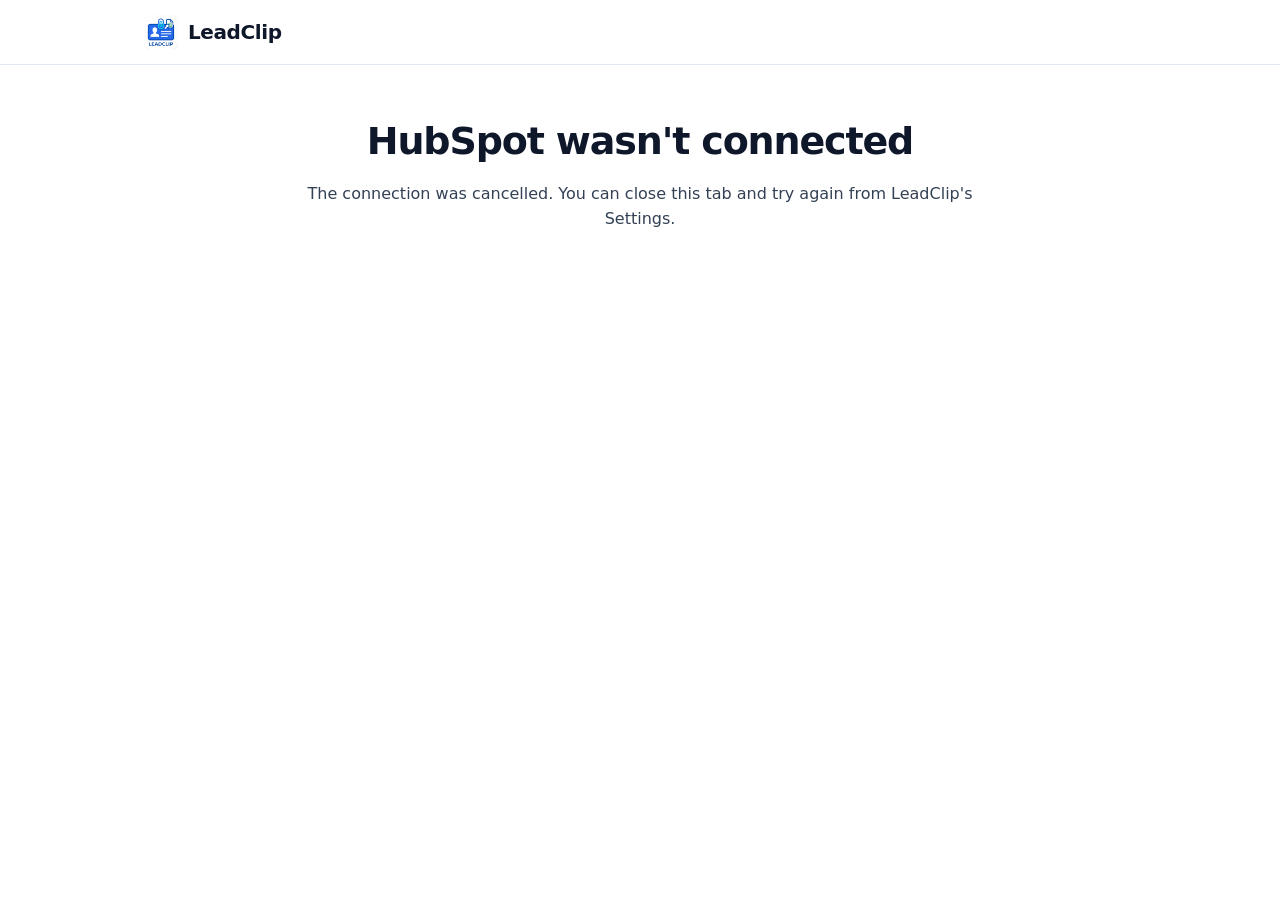
<file: hubspot-connected.html>
<!DOCTYPE html>
<html lang="en">
<head>
  <meta charset="utf-8" />
  <meta name="viewport" content="width=device-width, initial-scale=1" />
  <meta name="robots" content="noindex" />
  <meta name="referrer" content="no-referrer" />
  <title>Connecting HubSpot – LeadClip</title>
  <link rel="icon" href="/assets/favicon.png" />
  <link rel="stylesheet" href="/assets/style.css" />
</head>
<body>
  <header class="nav">
    <div class="wrap">
      <a class="brand" href="/"><img src="/assets/logo.png" alt="" />LeadClip</a>
    </div>
  </header>

  <main class="legal" style="text-align:center">
    <h1 id="title">Connecting HubSpot…</h1>
    <p id="msg">One moment while LeadClip finishes connecting.</p>
  </main>

  <script>
    (function () {
      var EXTENSION_ID = "dcmobmfcanclieokkkffndnefjagmhem";
      var q = new URLSearchParams(location.search);
      var code = q.get("code"), state = q.get("state"), error = q.get("error");
      // Take the one-time code out of the address bar straight away
      history.replaceState(null, "", "/hubspot-connected");

      function show(title, msg) {
        document.getElementById("title").textContent = title;
        document.getElementById("msg").textContent = msg;
      }

      if (error || !code) {
        show("HubSpot wasn't connected", (q.get("error_description") || "The connection was cancelled.") + " You can close this tab and try again from LeadClip's Settings.");
        return;
      }
      if (!window.chrome || !chrome.runtime || !chrome.runtime.sendMessage) {
        show("Open this in Chrome", "Please connect HubSpot from LeadClip's Settings in Chrome, with the LeadClip extension installed.");
        return;
      }
      try {
        chrome.runtime.sendMessage(EXTENSION_ID, { type: "HUBSPOT_CODE", code: code, state: state }, function (res) {
          if (chrome.runtime.lastError || !res) {
            show("Couldn't reach LeadClip", "Make sure the LeadClip extension is installed and switched on, then click Connect HubSpot in its Settings again.");
          } else if (res.ok) {
            show("HubSpot connected ✓", "New clips will go to HubSpot. You can close this tab.");
          } else {
            show("HubSpot wasn't connected", (res.error || "Something went wrong.") + " Please try again from LeadClip's Settings.");
          }
        });
      } catch (e) {
        show("Couldn't reach LeadClip", "Make sure the LeadClip extension is installed and switched on, then try again.");
      }
    })();
  </script>
</body>
</html>
</file>
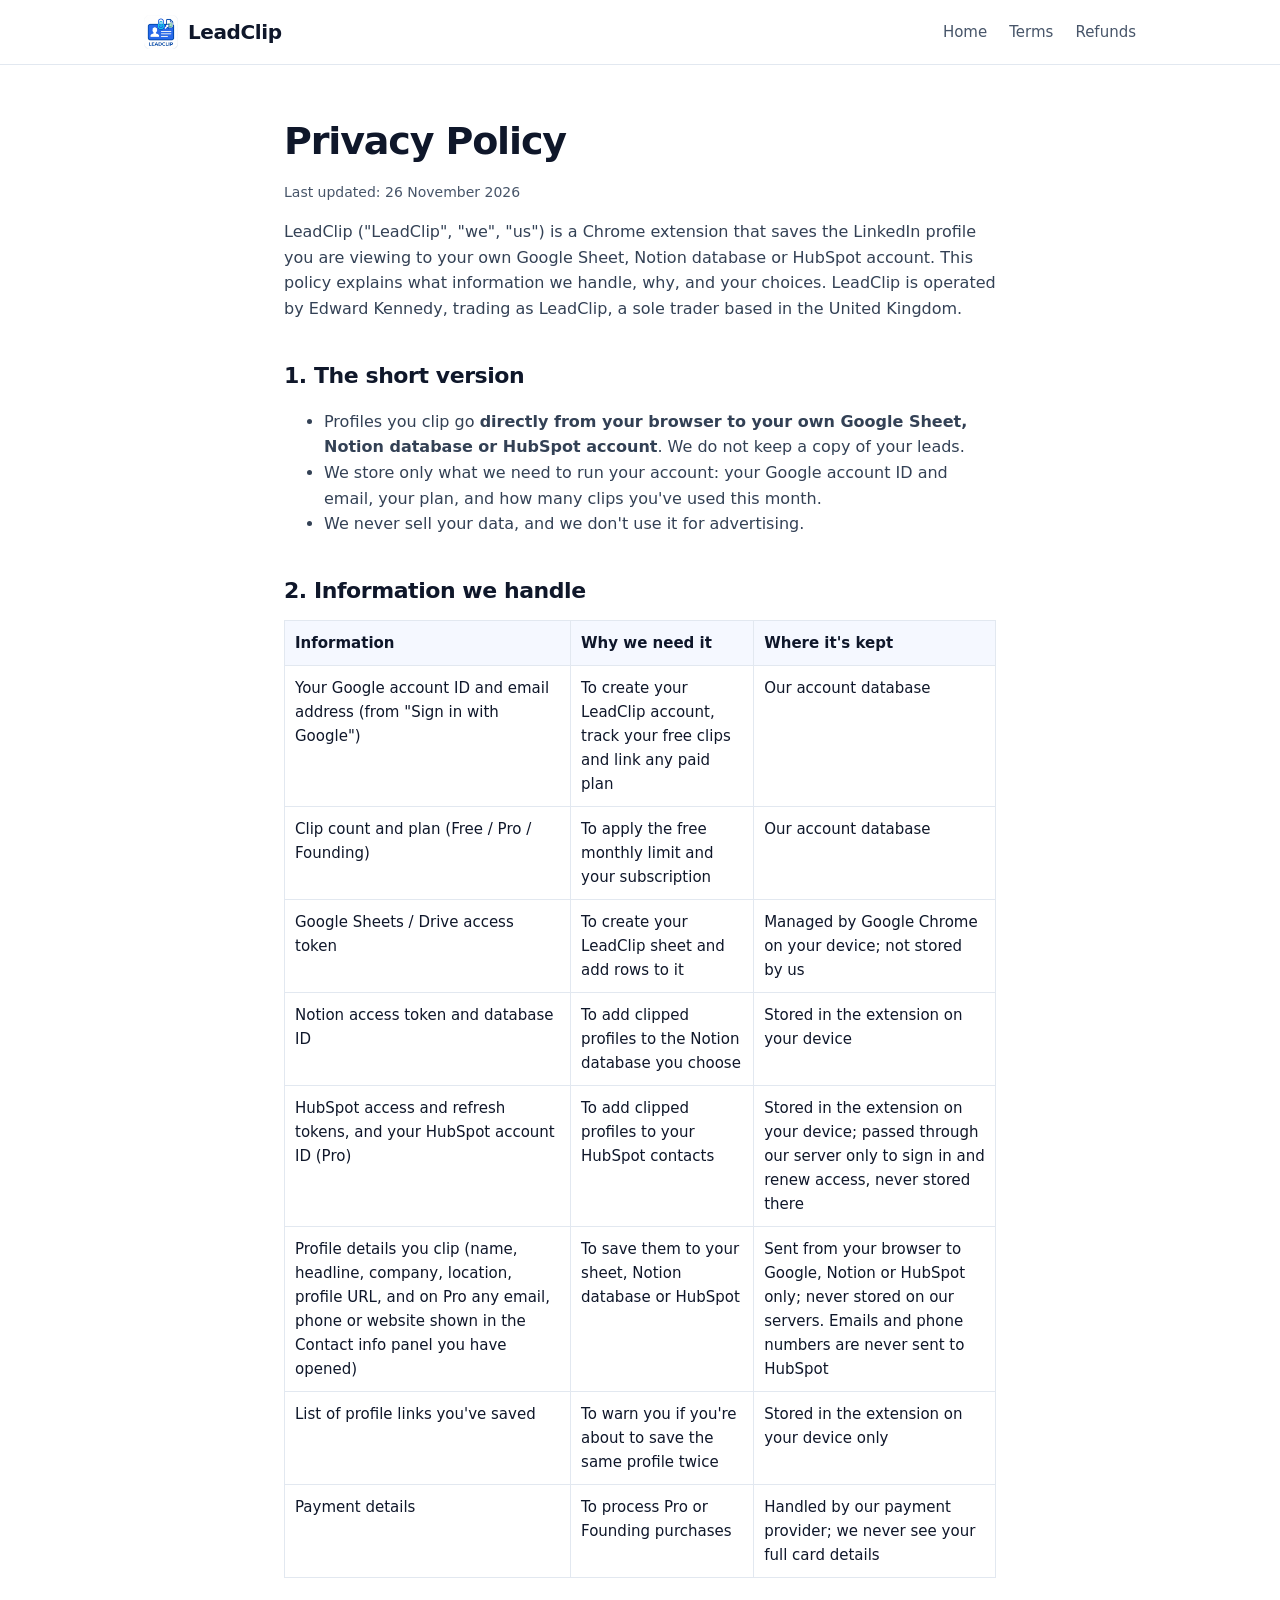
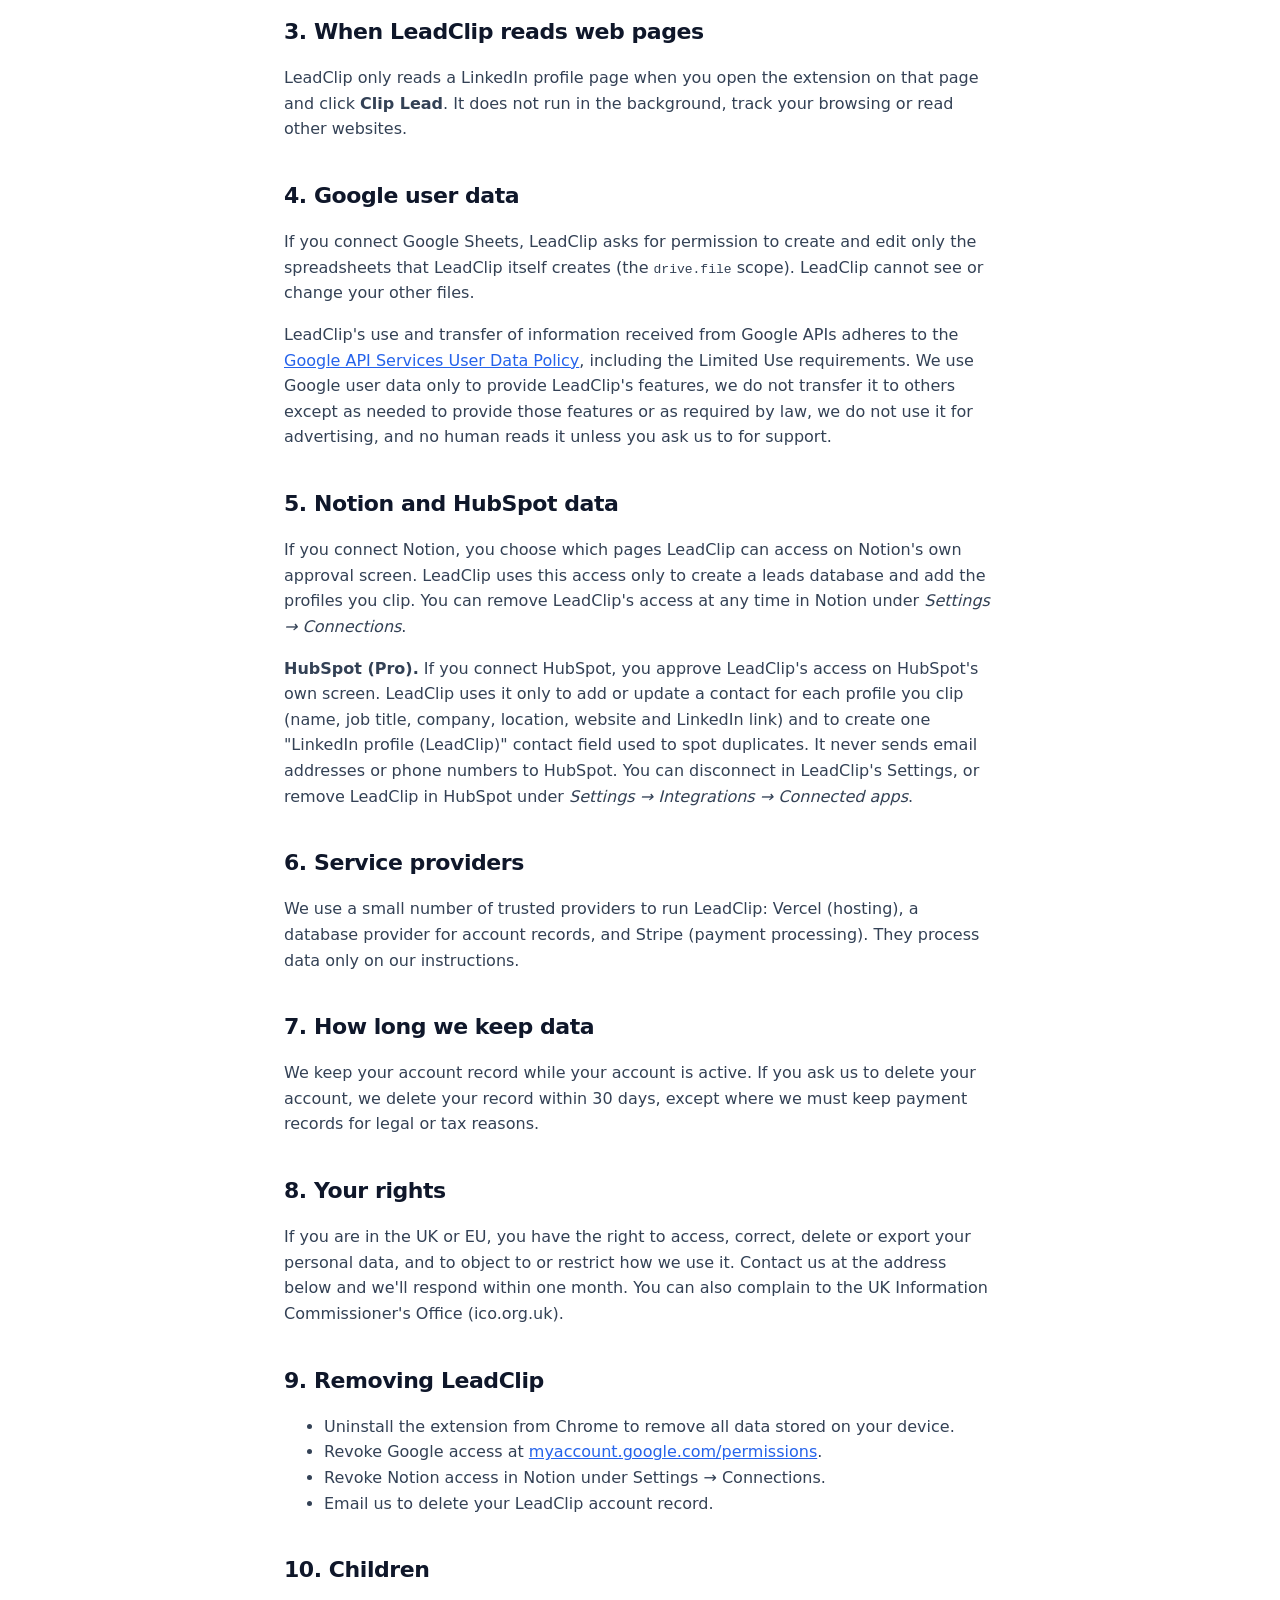
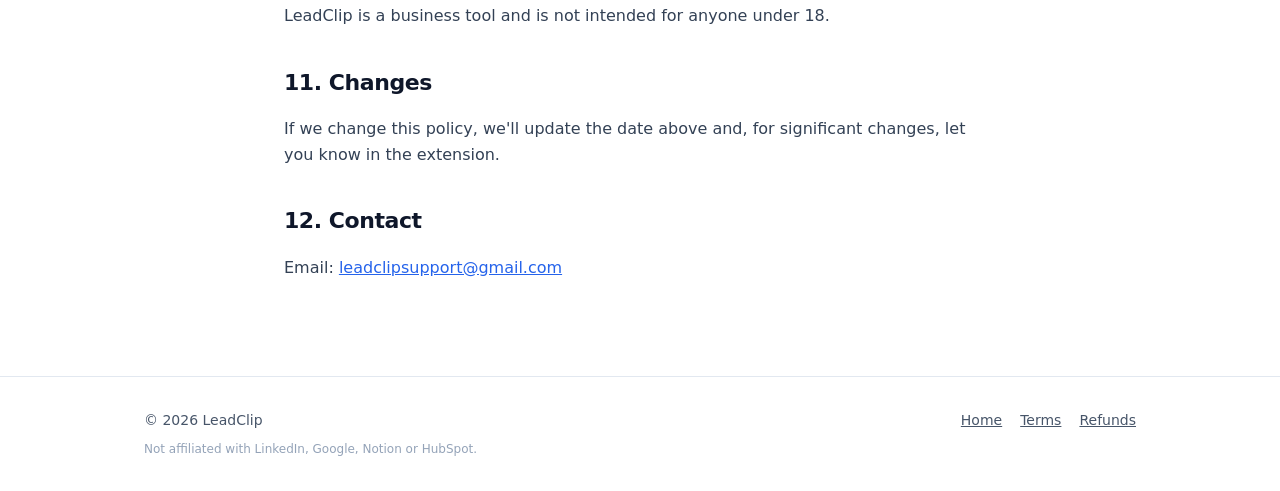
<file: privacy.html>
<!DOCTYPE html>
<html lang="en">
<head>
  <meta charset="utf-8" />
  <meta name="viewport" content="width=device-width, initial-scale=1" />
  <title>Privacy Policy – LeadClip</title>
  <link rel="icon" href="/assets/favicon.png" />
  <link rel="stylesheet" href="/assets/style.css" />
</head>
<body>
  <header class="nav">
    <div class="wrap">
      <a class="brand" href="/"><img src="/assets/logo.png" alt="" />LeadClip</a>
      <nav class="nav-links"><a href="/">Home</a><a href="/terms">Terms</a><a href="/refunds">Refunds</a></nav>
    </div>
  </header>

  <main class="legal">
    <h1>Privacy Policy</h1>
    <p class="updated">Last updated: 26 November 2026</p>

    <p>LeadClip ("LeadClip", "we", "us") is a Chrome extension that saves the LinkedIn profile you are viewing to your own Google Sheet, Notion database or HubSpot account. This policy explains what information we handle, why, and your choices. LeadClip is operated by Edward Kennedy, trading as LeadClip, a sole trader based in the United Kingdom.</p>

    <h2>1. The short version</h2>
    <ul>
      <li>Profiles you clip go <strong>directly from your browser to your own Google Sheet, Notion database or HubSpot account</strong>. We do not keep a copy of your leads.</li>
      <li>We store only what we need to run your account: your Google account ID and email, your plan, and how many clips you've used this month.</li>
      <li>We never sell your data, and we don't use it for advertising.</li>
    </ul>

    <h2>2. Information we handle</h2>
    <table>
      <tr><th>Information</th><th>Why we need it</th><th>Where it's kept</th></tr>
      <tr><td>Your Google account ID and email address (from "Sign in with Google")</td><td>To create your LeadClip account, track your free clips and link any paid plan</td><td>Our account database</td></tr>
      <tr><td>Clip count and plan (Free / Pro / Founding)</td><td>To apply the free monthly limit and your subscription</td><td>Our account database</td></tr>
      <tr><td>Google Sheets / Drive access token</td><td>To create your LeadClip sheet and add rows to it</td><td>Managed by Google Chrome on your device; not stored by us</td></tr>
      <tr><td>Notion access token and database ID</td><td>To add clipped profiles to the Notion database you choose</td><td>Stored in the extension on your device</td></tr>
      <tr><td>HubSpot access and refresh tokens, and your HubSpot account ID (Pro)</td><td>To add clipped profiles to your HubSpot contacts</td><td>Stored in the extension on your device; passed through our server only to sign in and renew access, never stored there</td></tr>
      <tr><td>Profile details you clip (name, headline, company, location, profile URL, and on Pro any email, phone or website shown in the Contact info panel you have opened)</td><td>To save them to your sheet, Notion database or HubSpot</td><td>Sent from your browser to Google, Notion or HubSpot only; never stored on our servers. Emails and phone numbers are never sent to HubSpot</td></tr>
      <tr><td>List of profile links you've saved</td><td>To warn you if you're about to save the same profile twice</td><td>Stored in the extension on your device only</td></tr>
      <tr><td>Payment details</td><td>To process Pro or Founding purchases</td><td>Handled by our payment provider; we never see your full card details</td></tr>
    </table>

    <h2>3. When LeadClip reads web pages</h2>
    <p>LeadClip only reads a LinkedIn profile page when you open the extension on that page and click <strong>Clip Lead</strong>. It does not run in the background, track your browsing or read other websites.</p>

    <h2>4. Google user data</h2>
    <p>If you connect Google Sheets, LeadClip asks for permission to create and edit only the spreadsheets that LeadClip itself creates (the <code>drive.file</code> scope). LeadClip cannot see or change your other files.</p>
    <p>LeadClip's use and transfer of information received from Google APIs adheres to the <a href="https://developers.google.com/terms/api-services-user-data-policy" target="_blank" rel="noopener">Google API Services User Data Policy</a>, including the Limited Use requirements. We use Google user data only to provide LeadClip's features, we do not transfer it to others except as needed to provide those features or as required by law, we do not use it for advertising, and no human reads it unless you ask us to for support.</p>

    <h2>5. Notion and HubSpot data</h2>
    <p>If you connect Notion, you choose which pages LeadClip can access on Notion's own approval screen. LeadClip uses this access only to create a leads database and add the profiles you clip. You can remove LeadClip's access at any time in Notion under <em>Settings → Connections</em>.</p>
    <p><strong>HubSpot (Pro).</strong> If you connect HubSpot, you approve LeadClip's access on HubSpot's own screen. LeadClip uses it only to add or update a contact for each profile you clip (name, job title, company, location, website and LinkedIn link) and to create one "LinkedIn profile (LeadClip)" contact field used to spot duplicates. It never sends email addresses or phone numbers to HubSpot. You can disconnect in LeadClip's Settings, or remove LeadClip in HubSpot under <em>Settings → Integrations → Connected apps</em>.</p>

    <h2>6. Service providers</h2>
    <p>We use a small number of trusted providers to run LeadClip: Vercel (hosting), a database provider for account records, and Stripe (payment processing). They process data only on our instructions.</p>

    <h2>7. How long we keep data</h2>
    <p>We keep your account record while your account is active. If you ask us to delete your account, we delete your record within 30 days, except where we must keep payment records for legal or tax reasons.</p>

    <h2>8. Your rights</h2>
    <p>If you are in the UK or EU, you have the right to access, correct, delete or export your personal data, and to object to or restrict how we use it. Contact us at the address below and we'll respond within one month. You can also complain to the UK Information Commissioner's Office (ico.org.uk).</p>

    <h2>9. Removing LeadClip</h2>
    <ul>
      <li>Uninstall the extension from Chrome to remove all data stored on your device.</li>
      <li>Revoke Google access at <a href="https://myaccount.google.com/permissions" target="_blank" rel="noopener">myaccount.google.com/permissions</a>.</li>
      <li>Revoke Notion access in Notion under Settings → Connections.</li>
      <li>Email us to delete your LeadClip account record.</li>
    </ul>

    <h2>10. Children</h2>
    <p>LeadClip is a business tool and is not intended for anyone under 18.</p>

    <h2>11. Changes</h2>
    <p>If we change this policy, we'll update the date above and, for significant changes, let you know in the extension.</p>

    <h2>12. Contact</h2>
    <p>Email: <a href="mailto:leadclipsupport@gmail.com">leadclipsupport@gmail.com</a></p>
  </main>

  <footer>
    <div class="wrap">
      <div>© 2026 LeadClip<div class="disclaimer">Not affiliated with LinkedIn, Google, Notion or HubSpot.</div></div>
      <div><a href="/">Home</a><a href="/terms">Terms</a><a href="/refunds">Refunds</a></div>
    </div>
  </footer>
</body>
</html>
</file>
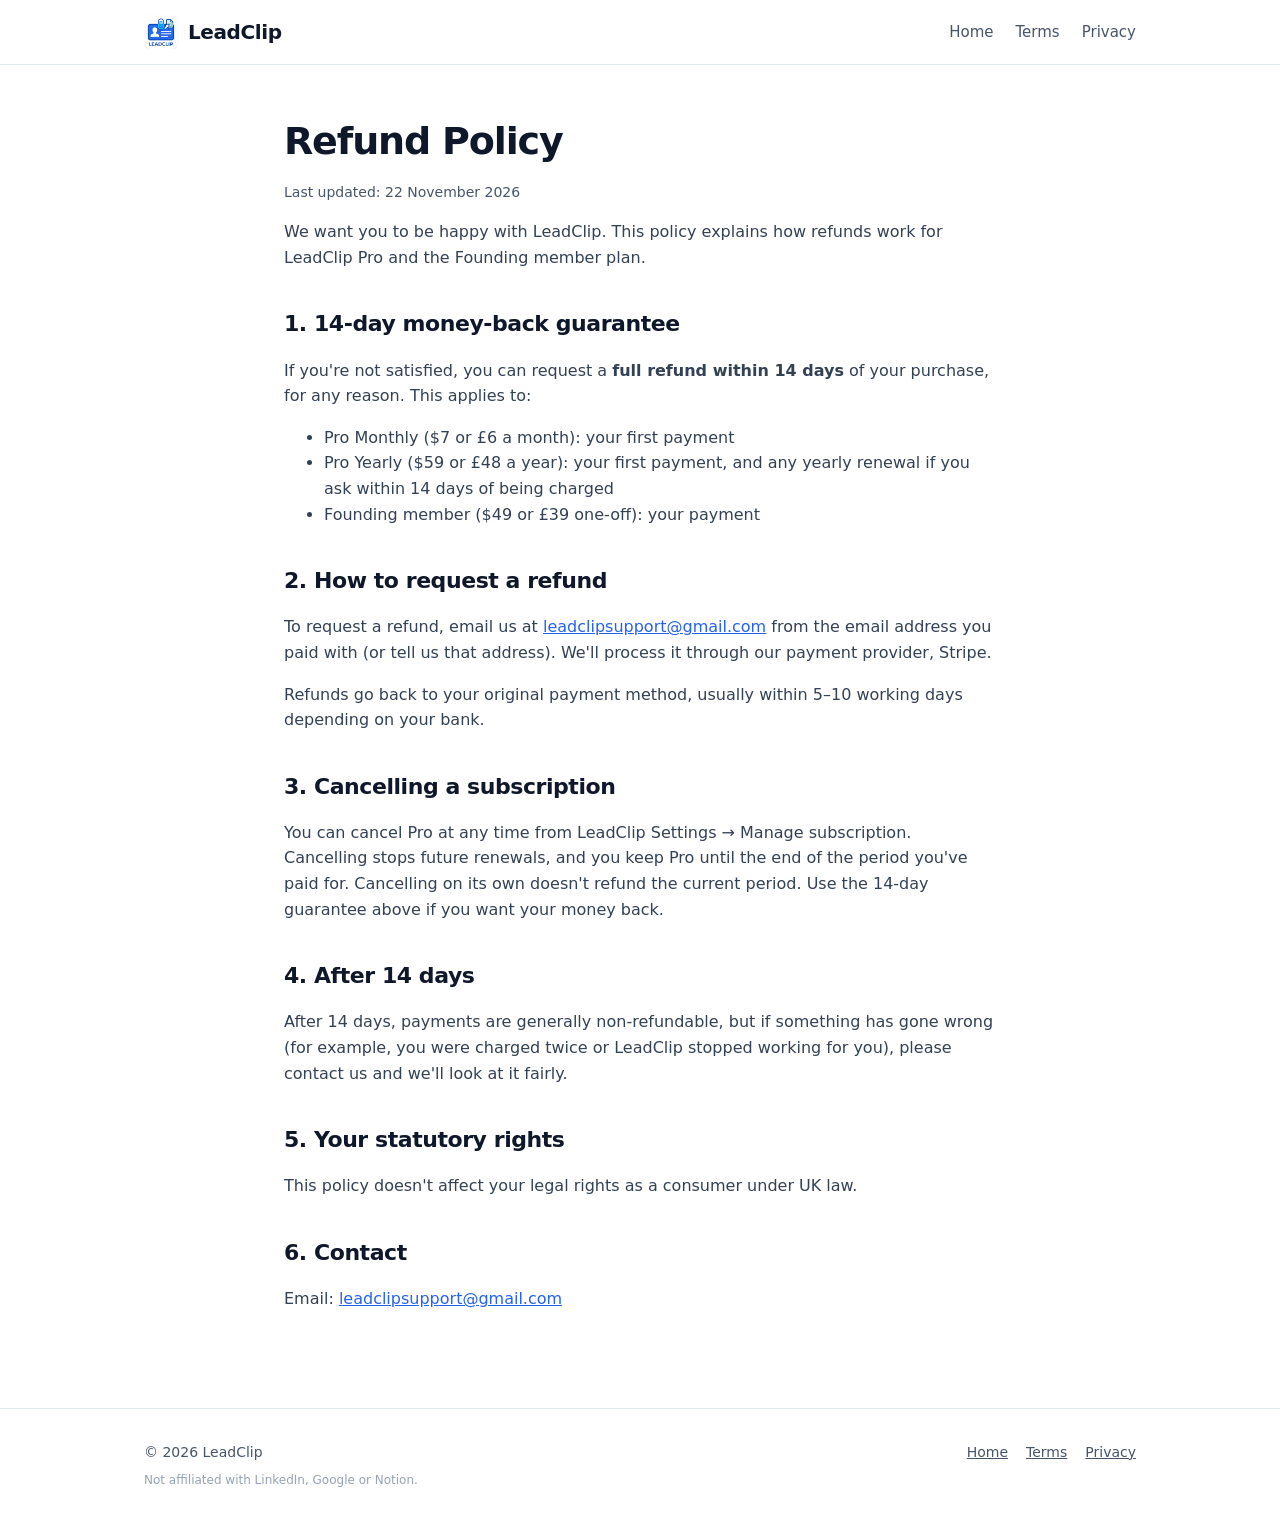
<file: refunds.html>
<!DOCTYPE html>
<html lang="en">
<head>
  <meta charset="utf-8" />
  <meta name="viewport" content="width=device-width, initial-scale=1" />
  <title>Refund Policy – LeadClip</title>
  <link rel="icon" href="/assets/favicon.png" />
  <link rel="stylesheet" href="/assets/style.css" />
</head>
<body>
  <header class="nav">
    <div class="wrap">
      <a class="brand" href="/"><img src="/assets/logo.png" alt="" />LeadClip</a>
      <nav class="nav-links"><a href="/">Home</a><a href="/terms">Terms</a><a href="/privacy">Privacy</a></nav>
    </div>
  </header>

  <main class="legal">
    <h1>Refund Policy</h1>
    <p class="updated">Last updated: 22 November 2026</p>

    <p>We want you to be happy with LeadClip. This policy explains how refunds work for LeadClip Pro and the Founding member plan.</p>

    <h2>1. 14-day money-back guarantee</h2>
    <p>If you're not satisfied, you can request a <strong>full refund within 14 days</strong> of your purchase, for any reason. This applies to:</p>
    <ul>
      <li>Pro Monthly ($7 or £6 a month): your first payment</li>
      <li>Pro Yearly ($59 or £48 a year): your first payment, and any yearly renewal if you ask within 14 days of being charged</li>
      <li>Founding member ($49 or £39 one-off): your payment</li>
    </ul>

    <h2>2. How to request a refund</h2>
    <p>To request a refund, email us at <a href="mailto:leadclipsupport@gmail.com">leadclipsupport@gmail.com</a> from the email address you paid with (or tell us that address). We'll process it through our payment provider, Stripe.</p>
    <p>Refunds go back to your original payment method, usually within 5–10 working days depending on your bank.</p>

    <h2>3. Cancelling a subscription</h2>
    <p>You can cancel Pro at any time from LeadClip Settings → Manage subscription. Cancelling stops future renewals, and you keep Pro until the end of the period you've paid for. Cancelling on its own doesn't refund the current period. Use the 14-day guarantee above if you want your money back.</p>

    <h2>4. After 14 days</h2>
    <p>After 14 days, payments are generally non-refundable, but if something has gone wrong (for example, you were charged twice or LeadClip stopped working for you), please contact us and we'll look at it fairly.</p>

    <h2>5. Your statutory rights</h2>
    <p>This policy doesn't affect your legal rights as a consumer under UK law.</p>

    <h2>6. Contact</h2>
    <p>Email: <a href="mailto:leadclipsupport@gmail.com">leadclipsupport@gmail.com</a></p>
  </main>

  <footer>
    <div class="wrap">
      <div>© 2026 LeadClip<div class="disclaimer">Not affiliated with LinkedIn, Google or Notion.</div></div>
      <div><a href="/">Home</a><a href="/terms">Terms</a><a href="/privacy">Privacy</a></div>
    </div>
  </footer>
</body>
</html>
</file>
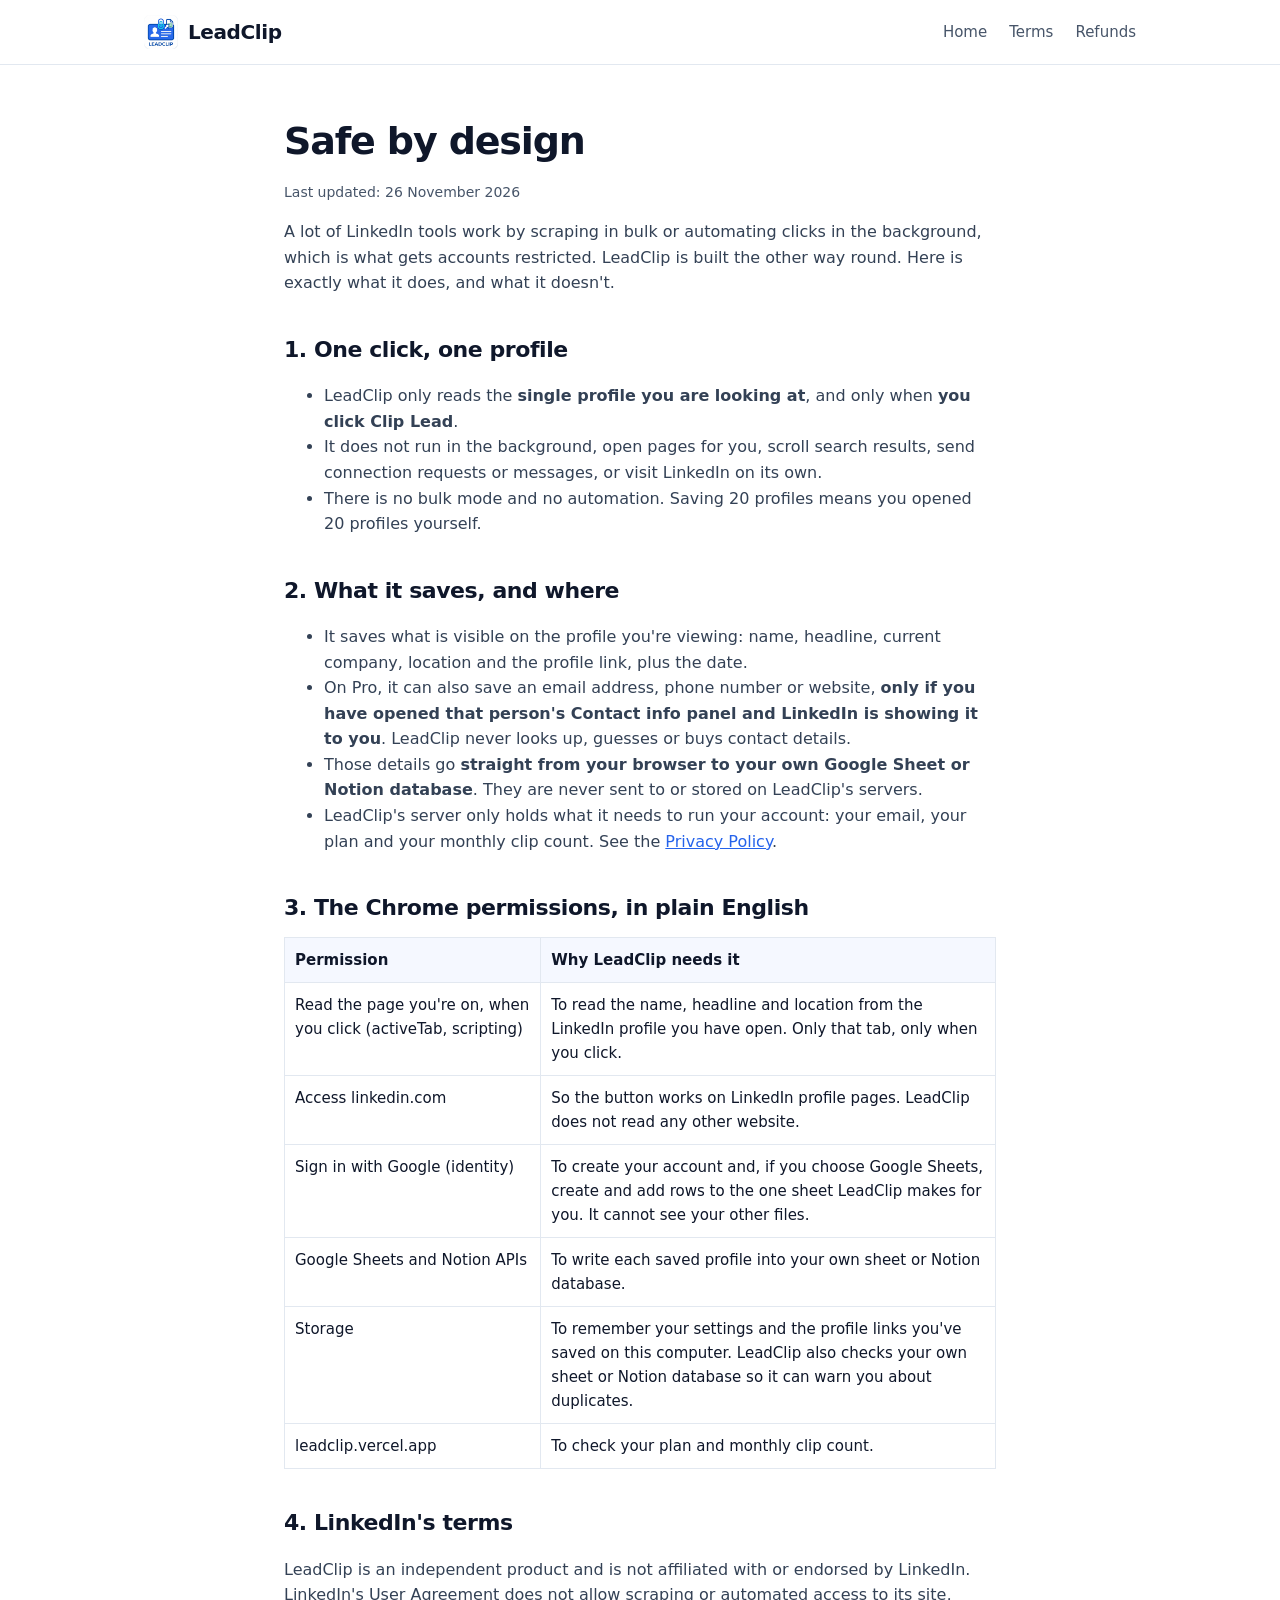
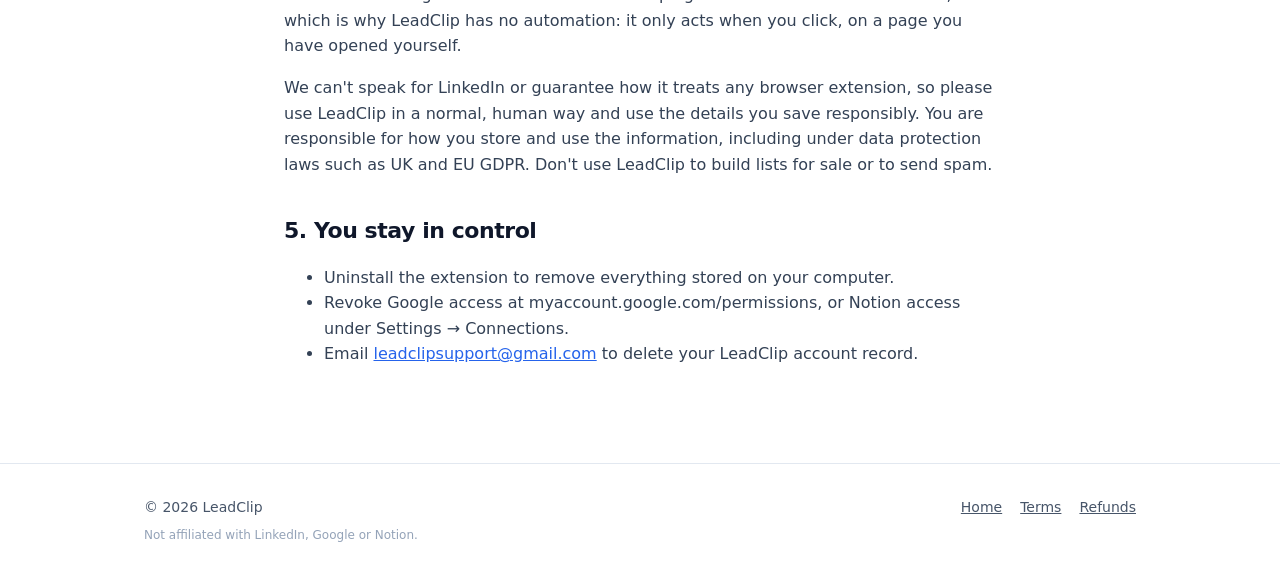
<file: safety.html>
<!DOCTYPE html>
<html lang="en">
<head>
  <meta charset="utf-8" />
  <meta name="viewport" content="width=device-width, initial-scale=1" />
  <title>Safe by design – LeadClip</title>
  <link rel="icon" href="/assets/favicon.png" />
  <link rel="stylesheet" href="/assets/style.css" />
</head>
<body>
  <header class="nav">
    <div class="wrap">
      <a class="brand" href="/"><img src="/assets/logo.png" alt="" />LeadClip</a>
      <nav class="nav-links"><a href="/">Home</a><a href="/terms">Terms</a><a href="/refunds">Refunds</a></nav>
    </div>
  </header>

  <main class="legal">
    <h1>Safe by design</h1>
    <p class="updated">Last updated: 26 November 2026</p>

    <p>A lot of LinkedIn tools work by scraping in bulk or automating clicks in the background, which is what gets accounts restricted. LeadClip is built the other way round. Here is exactly what it does, and what it doesn't.</p>

    <h2>1. One click, one profile</h2>
    <ul>
      <li>LeadClip only reads the <strong>single profile you are looking at</strong>, and only when <strong>you click Clip Lead</strong>.</li>
      <li>It does not run in the background, open pages for you, scroll search results, send connection requests or messages, or visit LinkedIn on its own.</li>
      <li>There is no bulk mode and no automation. Saving 20 profiles means you opened 20 profiles yourself.</li>
    </ul>

    <h2>2. What it saves, and where</h2>
    <ul>
      <li>It saves what is visible on the profile you're viewing: name, headline, current company, location and the profile link, plus the date.</li>
      <li>On Pro, it can also save an email address, phone number or website, <strong>only if you have opened that person's Contact info panel and LinkedIn is showing it to you</strong>. LeadClip never looks up, guesses or buys contact details.</li>
      <li>Those details go <strong>straight from your browser to your own Google Sheet or Notion database</strong>. They are never sent to or stored on LeadClip's servers.</li>
      <li>LeadClip's server only holds what it needs to run your account: your email, your plan and your monthly clip count. See the <a href="/privacy">Privacy Policy</a>.</li>
    </ul>

    <h2>3. The Chrome permissions, in plain English</h2>
    <table>
      <tr><th>Permission</th><th>Why LeadClip needs it</th></tr>
      <tr><td>Read the page you're on, when you click (activeTab, scripting)</td><td>To read the name, headline and location from the LinkedIn profile you have open. Only that tab, only when you click.</td></tr>
      <tr><td>Access linkedin.com</td><td>So the button works on LinkedIn profile pages. LeadClip does not read any other website.</td></tr>
      <tr><td>Sign in with Google (identity)</td><td>To create your account and, if you choose Google Sheets, create and add rows to the one sheet LeadClip makes for you. It cannot see your other files.</td></tr>
      <tr><td>Google Sheets and Notion APIs</td><td>To write each saved profile into your own sheet or Notion database.</td></tr>
      <tr><td>Storage</td><td>To remember your settings and the profile links you've saved on this computer. LeadClip also checks your own sheet or Notion database so it can warn you about duplicates.</td></tr>
      <tr><td>leadclip.vercel.app</td><td>To check your plan and monthly clip count.</td></tr>
    </table>

    <h2>4. LinkedIn's terms</h2>
    <p>LeadClip is an independent product and is not affiliated with or endorsed by LinkedIn. LinkedIn's User Agreement does not allow scraping or automated access to its site, which is why LeadClip has no automation: it only acts when you click, on a page you have opened yourself.</p>
    <p>We can't speak for LinkedIn or guarantee how it treats any browser extension, so please use LeadClip in a normal, human way and use the details you save responsibly. You are responsible for how you store and use the information, including under data protection laws such as UK and EU GDPR. Don't use LeadClip to build lists for sale or to send spam.</p>

    <h2>5. You stay in control</h2>
    <ul>
      <li>Uninstall the extension to remove everything stored on your computer.</li>
      <li>Revoke Google access at myaccount.google.com/permissions, or Notion access under Settings → Connections.</li>
      <li>Email <a href="mailto:leadclipsupport@gmail.com">leadclipsupport@gmail.com</a> to delete your LeadClip account record.</li>
    </ul>
  </main>

  <footer>
    <div class="wrap">
      <div>© 2026 LeadClip<div class="disclaimer">Not affiliated with LinkedIn, Google or Notion.</div></div>
      <div><a href="/">Home</a><a href="/terms">Terms</a><a href="/refunds">Refunds</a></div>
    </div>
  </footer>
</body>
</html>
</file>
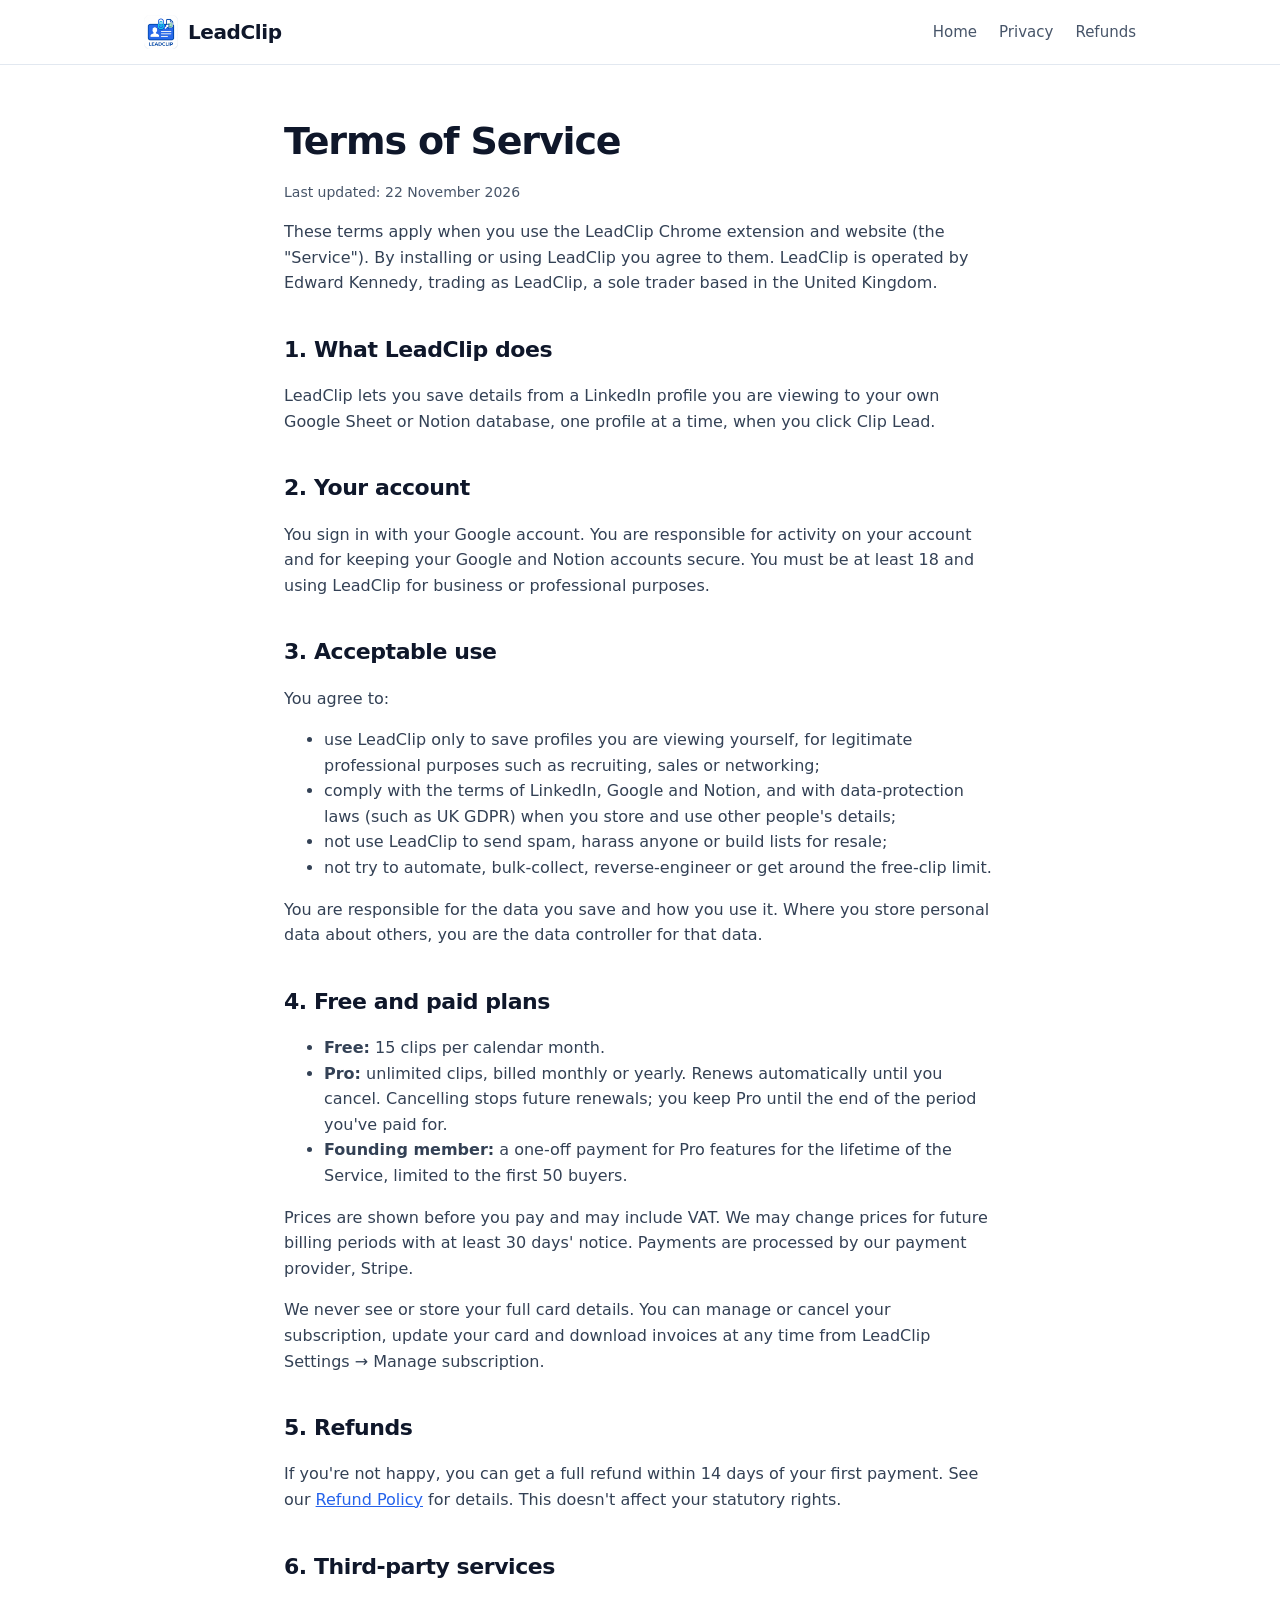
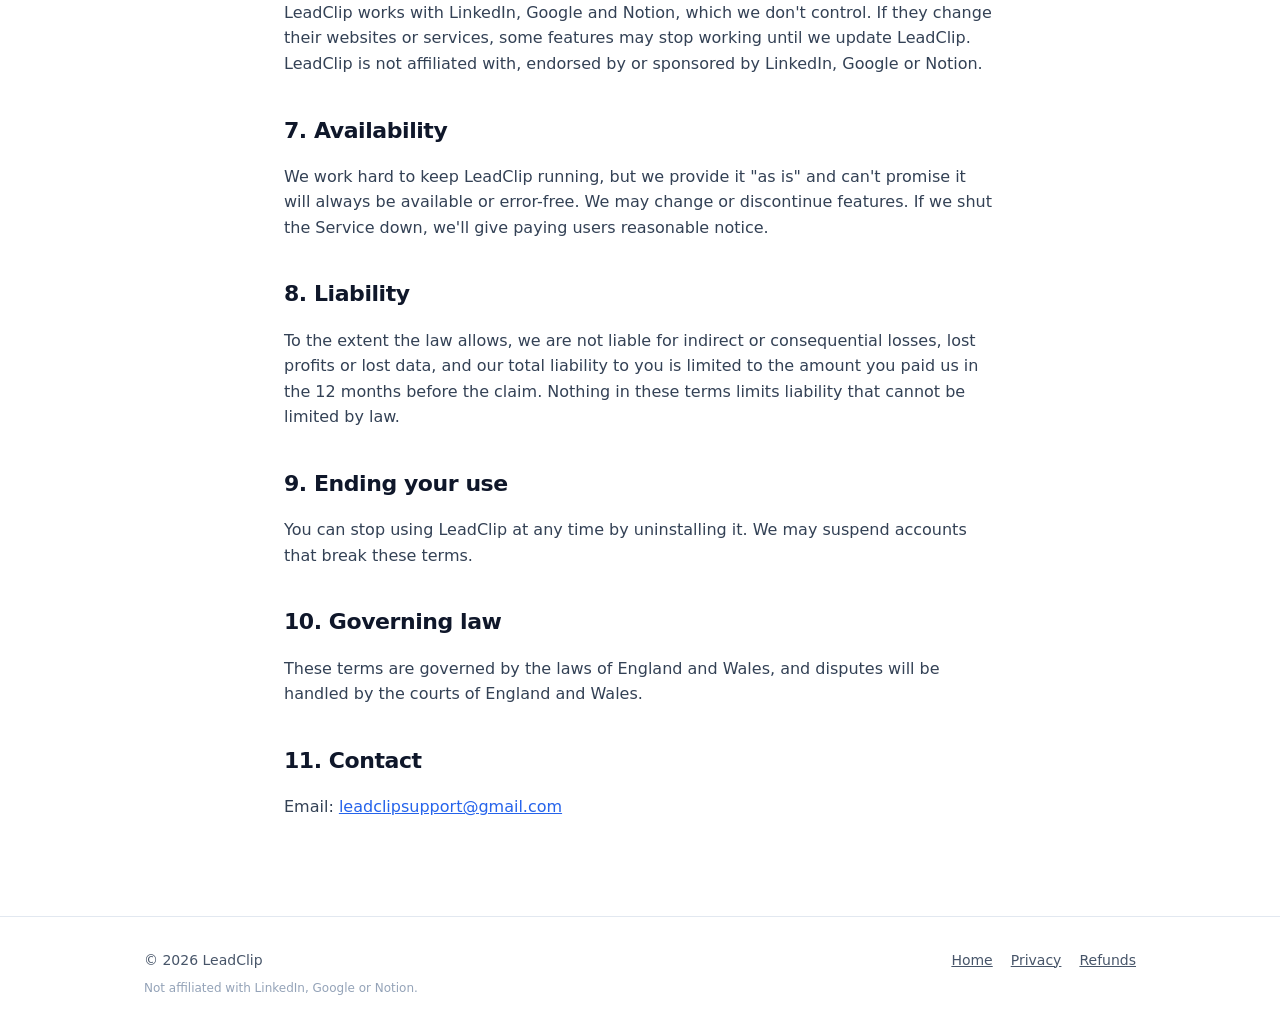
<file: terms.html>
<!DOCTYPE html>
<html lang="en">
<head>
  <meta charset="utf-8" />
  <meta name="viewport" content="width=device-width, initial-scale=1" />
  <title>Terms of Service – LeadClip</title>
  <link rel="icon" href="/assets/favicon.png" />
  <link rel="stylesheet" href="/assets/style.css" />
</head>
<body>
  <header class="nav">
    <div class="wrap">
      <a class="brand" href="/"><img src="/assets/logo.png" alt="" />LeadClip</a>
      <nav class="nav-links"><a href="/">Home</a><a href="/privacy">Privacy</a><a href="/refunds">Refunds</a></nav>
    </div>
  </header>

  <main class="legal">
    <h1>Terms of Service</h1>
    <p class="updated">Last updated: 22 November 2026</p>

    <p>These terms apply when you use the LeadClip Chrome extension and website (the "Service"). By installing or using LeadClip you agree to them. LeadClip is operated by Edward Kennedy, trading as LeadClip, a sole trader based in the United Kingdom.</p>

    <h2>1. What LeadClip does</h2>
    <p>LeadClip lets you save details from a LinkedIn profile you are viewing to your own Google Sheet or Notion database, one profile at a time, when you click Clip Lead.</p>

    <h2>2. Your account</h2>
    <p>You sign in with your Google account. You are responsible for activity on your account and for keeping your Google and Notion accounts secure. You must be at least 18 and using LeadClip for business or professional purposes.</p>

    <h2>3. Acceptable use</h2>
    <p>You agree to:</p>
    <ul>
      <li>use LeadClip only to save profiles you are viewing yourself, for legitimate professional purposes such as recruiting, sales or networking;</li>
      <li>comply with the terms of LinkedIn, Google and Notion, and with data-protection laws (such as UK GDPR) when you store and use other people's details;</li>
      <li>not use LeadClip to send spam, harass anyone or build lists for resale;</li>
      <li>not try to automate, bulk-collect, reverse-engineer or get around the free-clip limit.</li>
    </ul>
    <p>You are responsible for the data you save and how you use it. Where you store personal data about others, you are the data controller for that data.</p>

    <h2>4. Free and paid plans</h2>
    <ul>
      <li><strong>Free:</strong> 15 clips per calendar month.</li>
      <li><strong>Pro:</strong> unlimited clips, billed monthly or yearly. Renews automatically until you cancel. Cancelling stops future renewals; you keep Pro until the end of the period you've paid for.</li>
      <li><strong>Founding member:</strong> a one-off payment for Pro features for the lifetime of the Service, limited to the first 50 buyers.</li>
    </ul>
    <p>Prices are shown before you pay and may include VAT. We may change prices for future billing periods with at least 30 days' notice. Payments are processed by our payment provider, Stripe.</p>
    <p>We never see or store your full card details. You can manage or cancel your subscription, update your card and download invoices at any time from LeadClip Settings → Manage subscription.</p>

    <h2>5. Refunds</h2>
    <p>If you're not happy, you can get a full refund within 14 days of your first payment. See our <a href="/refunds">Refund Policy</a> for details. This doesn't affect your statutory rights.</p>

    <h2>6. Third-party services</h2>
    <p>LeadClip works with LinkedIn, Google and Notion, which we don't control. If they change their websites or services, some features may stop working until we update LeadClip. LeadClip is not affiliated with, endorsed by or sponsored by LinkedIn, Google or Notion.</p>

    <h2>7. Availability</h2>
    <p>We work hard to keep LeadClip running, but we provide it "as is" and can't promise it will always be available or error-free. We may change or discontinue features. If we shut the Service down, we'll give paying users reasonable notice.</p>

    <h2>8. Liability</h2>
    <p>To the extent the law allows, we are not liable for indirect or consequential losses, lost profits or lost data, and our total liability to you is limited to the amount you paid us in the 12 months before the claim. Nothing in these terms limits liability that cannot be limited by law.</p>

    <h2>9. Ending your use</h2>
    <p>You can stop using LeadClip at any time by uninstalling it. We may suspend accounts that break these terms.</p>

    <h2>10. Governing law</h2>
    <p>These terms are governed by the laws of England and Wales, and disputes will be handled by the courts of England and Wales.</p>

    <h2>11. Contact</h2>
    <p>Email: <a href="mailto:leadclipsupport@gmail.com">leadclipsupport@gmail.com</a></p>
  </main>

  <footer>
    <div class="wrap">
      <div>© 2026 LeadClip<div class="disclaimer">Not affiliated with LinkedIn, Google or Notion.</div></div>
      <div><a href="/">Home</a><a href="/privacy">Privacy</a><a href="/refunds">Refunds</a></div>
    </div>
  </footer>
</body>
</html>
</file>
<file: assets/style.css>
:root {
  --blue: #2563eb;
  --blue-dark: #1d4ed8;
  --ink: #0f172a;
  --muted: #475569;
  --line: #e2e8f0;
  --bg-soft: #f5f8ff;
  --green: #16a34a;
  --radius: 14px;
}
* { box-sizing: border-box; }
html { scroll-behavior: smooth; }
body {
  margin: 0;
  font-family: "Inter", system-ui, -apple-system, "Segoe UI", Roboto, sans-serif;
  color: var(--ink);
  line-height: 1.6;
  background: #fff;
}
a { color: var(--blue); }
.wrap { max-width: 1040px; margin: 0 auto; padding: 0 24px; }

/* nav */
.nav { position: sticky; top: 0; background: rgba(255,255,255,.92); backdrop-filter: blur(8px); border-bottom: 1px solid var(--line); z-index: 10; }
.nav .wrap { display: flex; align-items: center; justify-content: space-between; height: 64px; }
.brand { display: flex; align-items: center; gap: 10px; font-weight: 800; font-size: 20px; color: var(--ink); text-decoration: none; letter-spacing: -.02em; }
.brand img { width: 34px; height: 34px; }
.nav-links { display: flex; gap: 22px; align-items: center; }
.nav-links a { color: var(--muted); text-decoration: none; font-weight: 500; font-size: 15px; }
.nav-links a:hover { color: var(--ink); }

/* buttons */
.btn { display: inline-block; background: var(--blue); color: #fff !important; text-decoration: none; font-weight: 600; padding: 12px 22px; border-radius: 10px; transition: background .15s; border: 0; cursor: pointer; font-size: 16px; }
.btn:hover { background: var(--blue-dark); }
.btn.small { padding: 8px 16px; font-size: 14px; }
.btn.ghost { background: #fff; color: var(--blue) !important; border: 1.5px solid var(--blue); }
.btn.ghost:hover { background: var(--bg-soft); }

/* hero */
.hero { padding: 80px 0 64px; background: linear-gradient(180deg, var(--bg-soft), #fff); }
.hero .wrap { display: grid; grid-template-columns: 1.2fr .8fr; gap: 48px; align-items: center; }
.eyebrow { display: inline-block; font-size: 13px; font-weight: 600; color: var(--blue); background: #e0eaff; padding: 4px 12px; border-radius: 999px; margin-bottom: 18px; }
h1 { font-size: clamp(34px, 5vw, 52px); line-height: 1.1; margin: 0 0 18px; letter-spacing: -.03em; }
.lead { font-size: 19px; color: var(--muted); margin: 0 0 28px; max-width: 540px; }
.cta-row { display: flex; gap: 12px; flex-wrap: wrap; align-items: center; }
.cta-note { font-size: 14px; color: var(--muted); margin-top: 14px; }
.hero-art { display: flex; justify-content: center; }
.hero-art img { width: 100%; max-width: 300px; filter: drop-shadow(0 20px 40px rgba(37,99,235,.18)); }

/* demo */
.demo-section { padding: 0 0 24px; margin-top: -24px; }
.demo-video { display: block; width: 100%; border-radius: 16px; border: 1px solid var(--line); box-shadow: 0 24px 60px rgba(15,23,42,.14); background: #fff; }

/* sections */
section { padding: 72px 0; }
h2 { font-size: clamp(26px, 3.4vw, 36px); margin: 0 0 12px; letter-spacing: -.02em; text-align: center; }
.sub { text-align: center; color: var(--muted); margin: 0 auto 44px; max-width: 600px; font-size: 17px; }

.steps { display: grid; grid-template-columns: repeat(3, 1fr); gap: 20px; }
.step { border: 1px solid var(--line); border-radius: var(--radius); padding: 26px; background: #fff; }
.step .num { width: 34px; height: 34px; border-radius: 50%; background: var(--blue); color: #fff; font-weight: 700; display: grid; place-items: center; margin-bottom: 14px; }
.step h3 { margin: 0 0 6px; font-size: 18px; }
.step p { margin: 0; color: var(--muted); font-size: 15px; }

.alt { background: var(--bg-soft); }
.features { display: grid; grid-template-columns: repeat(2, 1fr); gap: 18px; max-width: 860px; margin: 0 auto; }
.feature { display: flex; gap: 14px; background: #fff; border-radius: var(--radius); padding: 20px; border: 1px solid var(--line); }
.feature .ico { font-size: 22px; line-height: 1; }
.feature h3 { margin: 0 0 4px; font-size: 16px; }
.feature p { margin: 0; color: var(--muted); font-size: 15px; }

/* pricing */
.plans { display: grid; grid-template-columns: repeat(3, 1fr); gap: 20px; align-items: stretch; }
.plan { border: 1px solid var(--line); border-radius: var(--radius); padding: 28px; display: flex; flex-direction: column; background: #fff; }
.plan.featured { border: 2px solid var(--blue); box-shadow: 0 12px 30px rgba(37,99,235,.12); position: relative; }
.plan .tag { position: absolute; top: -12px; left: 50%; transform: translateX(-50%); background: var(--blue); color: #fff; font-size: 12px; font-weight: 700; padding: 3px 12px; border-radius: 999px; }
.plan h3 { margin: 0 0 6px; font-size: 18px; }
.price { font-size: 38px; font-weight: 800; letter-spacing: -.02em; margin: 6px 0 2px; }
.price small { font-size: 15px; font-weight: 500; color: var(--muted); }
.per { color: var(--muted); font-size: 14px; margin-bottom: 18px; }
.plan ul { list-style: none; padding: 0; margin: 0 0 24px; flex: 1; }
.plan li { padding: 6px 0 6px 26px; position: relative; font-size: 15px; }
.plan li::before { content: "✓"; position: absolute; left: 0; color: var(--green); font-weight: 700; }
.plan .btn { text-align: center; }

/* faq */
.faq { max-width: 760px; margin: 0 auto; }
details { border-bottom: 1px solid var(--line); padding: 16px 0; }
summary { cursor: pointer; font-weight: 600; font-size: 17px; list-style: none; }
summary::-webkit-details-marker { display: none; }
summary::after { content: "+"; float: right; color: var(--blue); font-weight: 700; }
details[open] summary::after { content: "–"; }
details p { color: var(--muted); margin: 10px 0 0; }

/* footer */
footer { border-top: 1px solid var(--line); padding: 32px 0; color: var(--muted); font-size: 14px; }
footer .wrap { display: flex; justify-content: space-between; flex-wrap: wrap; gap: 12px; }
footer a { color: var(--muted); margin-left: 18px; }
.disclaimer { font-size: 12px; color: #94a3b8; margin-top: 8px; }

/* legal pages */
.legal { max-width: 760px; margin: 0 auto; padding: 56px 24px 80px; }
.legal h1 { font-size: 38px; }
.legal h2 { text-align: left; font-size: 22px; margin: 36px 0 8px; }
.legal p, .legal li { color: #334155; }
.legal .updated { color: var(--muted); font-size: 14px; }
.legal table { border-collapse: collapse; width: 100%; font-size: 15px; margin: 12px 0; }
.legal th, .legal td { border: 1px solid var(--line); padding: 10px; text-align: left; vertical-align: top; }
.legal th { background: var(--bg-soft); }

@media (max-width: 820px) {
  .hero .wrap, .steps, .plans, .features { grid-template-columns: 1fr; }
  .hero-art { order: -1; }
  .hero-art img { max-width: 180px; }
  .nav-links a:not(.btn) { display: none; }
}
</file>
